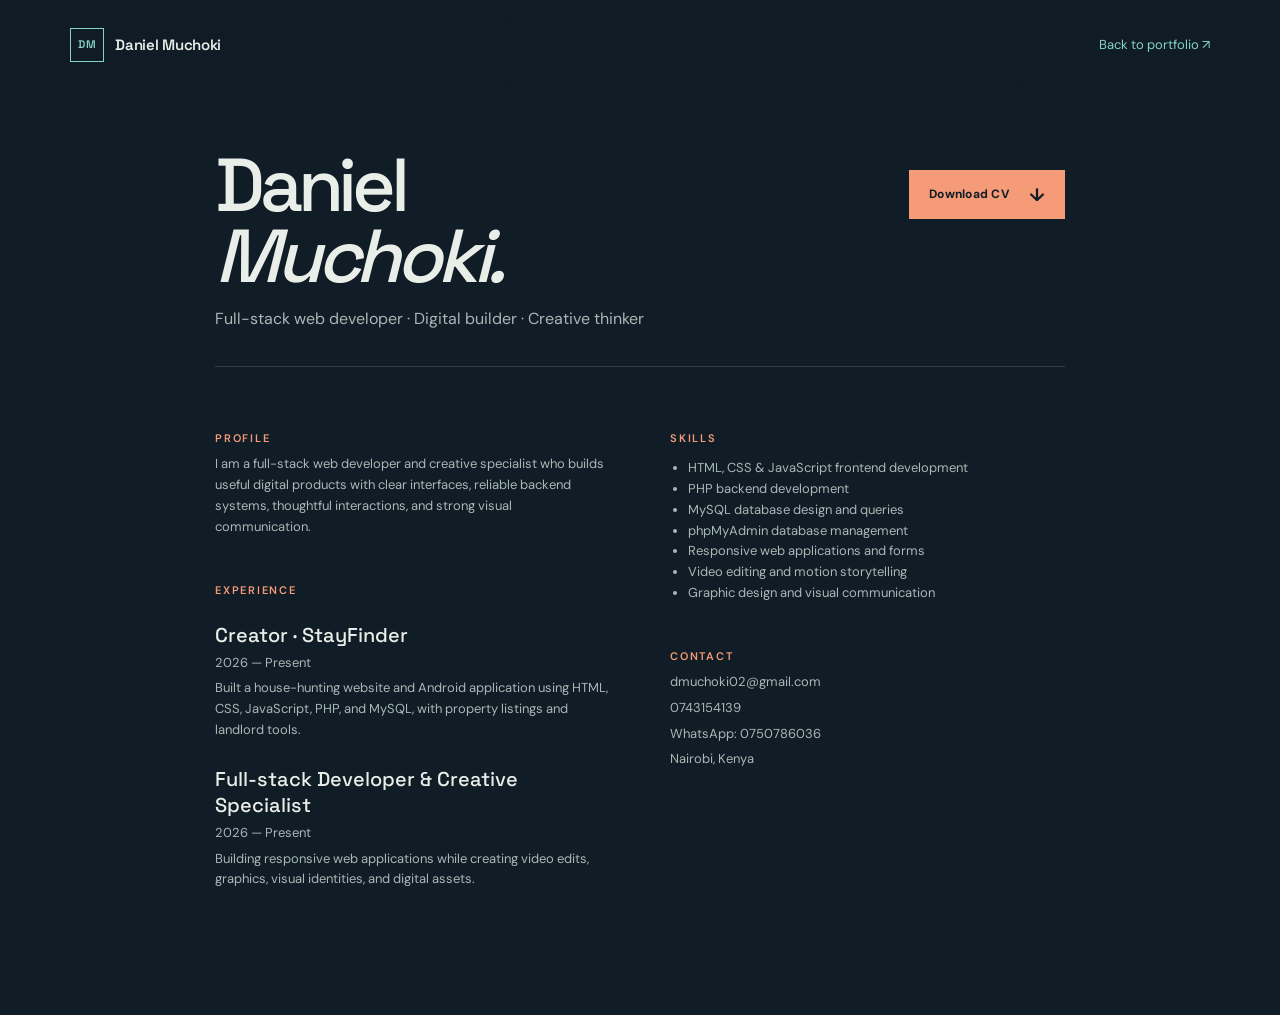
<file: cv.html>
<!DOCTYPE html>
<html lang="en">
<head>
  <meta charset="UTF-8">
  <meta name="viewport" content="width=device-width, initial-scale=1.0">
  <title>Daniel Muchoki | CV</title>
  <link rel="icon" type="image/svg+xml" href="favicon.svg">
  <link rel="preconnect" href="https://fonts.googleapis.com">
  <link rel="preconnect" href="https://fonts.gstatic.com" crossorigin>
  <link href="https://fonts.googleapis.com/css2?family=DM+Sans:wght@400;500;600;700&family=Space+Grotesk:wght@400;500;600;700&display=swap" rel="stylesheet">
  <link rel="stylesheet" href="styles.css">
  <style>
    .cv-page { max-width: 850px; padding: 150px 0 80px; }.cv-top { display: flex; justify-content: space-between; gap: 30px; align-items: flex-start; padding-bottom: 35px; border-bottom: 1px solid var(--line); }.cv-top h1 { margin: 0; font: 500 clamp(45px, 7vw, 75px)/.95 var(--display); letter-spacing: -.07em; }.cv-top p { color: var(--muted); margin: 13px 0 0; }.cv-back { color: var(--teal); font-size: 13px; }.cv-grid { display: grid; grid-template-columns: 1fr 1fr; gap: 60px; margin-top: 55px; }.cv-block { margin-bottom: 45px; }.cv-block h2 { color: var(--coral); font: 600 11px var(--body); letter-spacing: .16em; text-transform: uppercase; }.cv-block h3 { margin: 25px 0 4px; font: 500 20px var(--display); }.cv-block p { color: var(--muted); font-size: 13px; margin: 5px 0; }.cv-block ul { color: var(--muted); padding-left: 18px; font-size: 13px; }.cv-download { margin-top: 20px; } @media (max-width: 650px) { .cv-page { padding-top: 110px; }.cv-top { flex-direction: column; }.cv-grid { grid-template-columns: 1fr; gap: 0; } }
  </style>
</head>
<body>
  <header class="site-header"><a class="brand" href="index.html"><span class="brand-mark">DM</span><span>Daniel Muchoki</span></a><a class="cv-back" href="index.html">Back to portfolio ↗</a></header>
  <main class="section-shell cv-page">
    <div class="cv-top"><div><h1>Daniel<br><em>Muchoki.</em></h1><p>Full-stack web developer · Digital builder · Creative thinker</p></div><a class="button button-primary cv-download" href="Daniel-Muchoki-CV.pdf" download="Daniel-Muchoki-CV.pdf">Download CV <span>↓</span></a></div>
    <div class="cv-grid">
      <div><section class="cv-block"><h2>Profile</h2><p>I am a full-stack web developer and creative specialist who builds useful digital products with clear interfaces, reliable backend systems, thoughtful interactions, and strong visual communication.</p></section><section class="cv-block"><h2>Experience</h2><h3>Creator · StayFinder</h3><p>2026 — Present</p><p>Built a house-hunting website and Android application using HTML, CSS, JavaScript, PHP, and MySQL, with property listings and landlord tools.</p><h3>Full-stack Developer & Creative Specialist</h3><p>2026 — Present</p><p>Building responsive web applications while creating video edits, graphics, visual identities, and digital assets.</p></section></div>
      <div><section class="cv-block"><h2>Skills</h2><ul><li>HTML, CSS & JavaScript frontend development</li><li>PHP backend development</li><li>MySQL database design and queries</li><li>phpMyAdmin database management</li><li>Responsive web applications and forms</li><li>Video editing and motion storytelling</li><li>Graphic design and visual communication</li></ul></section><section class="cv-block"><h2>Contact</h2><p><a href="mailto:dmuchoki02@gmail.com">dmuchoki02@gmail.com</a></p><p><a href="tel:+254743154139">0743154139</a></p><p><a href="https://wa.me/254750786036" target="_blank" rel="noreferrer">WhatsApp: 0750786036</a></p><p>Nairobi, Kenya</p></section></div>
    </div>
  </main>
</body>
</html>
</file>
<file: styles.css>
:root {
  --ink: #101c26;
  --ink-soft: #172a35;
  --paper: #e9eee9;
  --muted: #a8b8b5;
  --line: rgba(216, 232, 226, .16);
  --teal: #87d4c4;
  --coral: #f69b78;
  --coral-bright: #ffb091;
  --yellow: #e9d38d;
  --display: 'Space Grotesk', sans-serif;
  --body: 'DM Sans', sans-serif;
}

.hero-meta { gap: 0; }
.hero-meta-item { display: inline-flex; align-items: center; gap: 9px; padding: 9px 12px; color: var(--paper); background: rgba(23, 42, 53, .58); border: 1px solid rgba(135, 212, 196, .22); font-size: 11px; letter-spacing: .01em; }
.hero-meta-item i { color: var(--coral-bright); font-size: 11px; }
.hero-meta .meta-line { width: 22px; height: 1px; background: var(--coral); opacity: .7; }
@media (max-width: 470px) {
  .hero-meta { display: grid; grid-template-columns: 1fr; width: min(100%, 270px); gap: 8px; margin-left: auto; margin-right: auto; text-align: left; }
  .hero-meta .meta-line { display: none; }
  .hero-meta-item { width: 100%; }
}

* { box-sizing: border-box; }
html { scroll-behavior: smooth; }
body { margin: 0; background: var(--ink); color: var(--paper); font-family: var(--body); font-size: 16px; line-height: 1.6; overflow-x: hidden; }
a { color: inherit; text-decoration: none; }
.page-glow { position: fixed; width: 42vw; height: 42vw; border-radius: 50%; filter: blur(110px); opacity: .08; pointer-events: none; z-index: -1; }
.page-glow-one { top: -20vw; right: -12vw; background: var(--teal); }.page-glow-two { bottom: -25vw; left: -15vw; background: var(--coral); }
.site-header { position: fixed; top: 0; left: 0; right: 0; z-index: 10; display: flex; align-items: center; justify-content: space-between; max-width: 1440px; margin: auto; padding: 28px 5.5vw; background: linear-gradient(var(--ink), rgba(16, 28, 38, .86), transparent); }
.brand { display: flex; align-items: center; gap: 11px; font-family: var(--display); font-weight: 600; font-size: 15px; letter-spacing: -.02em; }.brand-mark { display: grid; place-items: center; width: 34px; height: 34px; border: 1px solid var(--teal); color: var(--teal); font-size: 11px; letter-spacing: .05em; }
.site-nav { display: flex; align-items: center; gap: 32px; font-size: 13px; color: var(--muted); }.nav-link { position: relative; transition: color .25s ease; }.nav-link:hover, .nav-link.active { color: var(--paper); }.nav-link.active::after { content: ''; position: absolute; left: 0; right: 0; bottom: -9px; height: 2px; background: var(--coral); }.nav-cv { padding: 9px 15px; color: var(--teal); border: 1px solid rgba(135, 212, 196, .5); transition: .25s ease; }.nav-cv:hover { color: var(--ink); background: var(--teal); }.nav-cv span { margin-left: 6px; }.menu-toggle { display: none; background: none; border: 0; padding: 8px; }.menu-toggle span { display: block; width: 22px; height: 2px; margin: 4px; background: var(--paper); }
.section-shell { width: min(1280px, 89vw); margin: auto; }.section-marker { position: absolute; top: 42px; left: 0; margin: 0; padding: 7px 12px 7px 11px; border-left: 3px solid var(--coral); background: rgba(246, 155, 120, .08); color: var(--paper); font: 700 10px var(--body); letter-spacing: .2em; box-shadow: inset 0 0 0 1px rgba(246, 155, 120, .08); transition: color .25s ease, background .25s ease, border-color .25s ease, box-shadow .25s ease; }.hero .section-marker { top: 122px; }.section-marker span { display: inline-block; min-width: 2ch; color: var(--coral-bright); font: 700 13px/1 var(--display); letter-spacing: .04em; margin-right: 8px; }.active-section .section-marker { background: rgba(246, 155, 120, .17); border-color: var(--coral-bright); box-shadow: inset 0 0 0 1px rgba(255, 176, 145, .18), 0 8px 24px rgba(246, 155, 120, .08); }.hero { min-height: 100vh; position: relative; display: grid; grid-template-columns: 1.1fr .9fr; align-items: center; gap: 7vw; padding-top: 100px; }.eyebrow { margin: 0 0 19px; color: var(--teal); text-transform: uppercase; letter-spacing: .17em; font-size: 10px; font-weight: 700; }.eyebrow-dot { display: inline-block; width: 7px; height: 7px; background: var(--coral); border-radius: 50%; margin: 0 8px 1px 0; }.hero h1 { max-width: 700px; margin: 0; color: var(--paper); font-family: var(--display); font-size: clamp(48px, 6.3vw, 92px); line-height: .98; letter-spacing: -.065em; font-weight: 500; }.hero h1 em, h2 em { color: var(--coral); font-style: normal; }.hero-description { max-width: 480px; margin: 31px 0 30px; color: var(--muted); font-size: 16px; line-height: 1.75; }.hero-actions { display: flex; align-items: center; gap: 27px; }.button { display: inline-flex; align-items: center; gap: 20px; padding: 15px 20px; font-weight: 700; font-size: 12px; letter-spacing: .02em; transition: transform .25s, background .25s; }.button:hover { transform: translateY(-3px); }.button-primary { background: var(--coral); color: var(--ink); }.button-primary:hover { background: var(--coral-bright); }.button span { font-size: 18px; line-height: 0; }.text-link, .arrow-link { color: var(--paper); border-bottom: 1px solid var(--coral); padding-bottom: 5px; font-size: 13px; }.text-link span, .arrow-link span { color: var(--coral); margin-left: 6px; }.hero-meta { display: flex; align-items: center; gap: 14px; color: #829996; font-size: 11px; margin-top: 65px; }.meta-line { width: 33px; height: 1px; background: var(--line); }
.hero, .about, .projects, .contact { position: relative; isolation: isolate; }
.hero::before, .about::before, .projects::before, .contact::before { content: ''; position: absolute; inset: 0; z-index: -1; pointer-events: none; opacity: .72; }
.hero::before { background: radial-gradient(circle at 76% 42%, rgba(135, 212, 196, .12), transparent 35%), linear-gradient(115deg, rgba(16, 28, 38, .98), rgba(26, 45, 53, .66) 54%, rgba(16, 28, 38, .98)); }
.about::before { background: linear-gradient(125deg, rgba(135, 212, 196, .08), transparent 42%), radial-gradient(circle at 92% 22%, rgba(246, 155, 120, .08), transparent 32%); }
.projects::before { background: linear-gradient(135deg, rgba(246, 155, 120, .07), transparent 38%), radial-gradient(circle at 18% 80%, rgba(135, 212, 196, .08), transparent 35%); }
.contact::before { background: radial-gradient(circle at 68% 38%, rgba(246, 155, 120, .13), transparent 34%), linear-gradient(115deg, rgba(16, 28, 38, .98), rgba(42, 43, 51, .75)); }
.about .section-heading h2 span { color: var(--coral); }
.projects .section-heading h2 span { color: var(--coral); }
.hero-visual { position: relative; width: min(100%, 470px); justify-self: end; }.visual-frame { position: relative; aspect-ratio: .82; overflow: hidden; background: var(--ink-soft); }.visual-frame::after { content: ''; position: absolute; inset: 0; background: linear-gradient(140deg, rgba(16, 28, 38, .1), rgba(16, 28, 38, .55)); }.visual-frame img { width: 100%; height: 100%; object-fit: cover; filter: saturate(.7); }.visual-caption { position: absolute; bottom: 23px; left: 25px; right: 25px; z-index: 1; display: flex; justify-content: space-between; color: var(--paper); font-size: 10px; letter-spacing: .1em; text-transform: uppercase; }.visual-caption span:first-child { color: var(--coral); }.floating-note { position: absolute; bottom: 14%; left: -18%; display: flex; align-items: center; gap: 12px; padding: 14px 17px; background: var(--yellow); color: var(--ink); font-size: 12px; line-height: 1.35; box-shadow: 0 14px 30px rgba(0,0,0,.14); }.note-icon { font-size: 22px; }.floating-note strong { font-family: var(--display); font-size: 14px; }.visual-stamp { position: absolute; top: -25px; right: -25px; display: grid; place-items: center; width: 77px; height: 77px; border-radius: 50%; border: 1px solid var(--teal); color: var(--teal); text-align: center; font-family: var(--display); font-size: 19px; line-height: 1; transform: rotate(13deg); }.visual-stamp small { font-family: var(--body); font-size: 7px; letter-spacing: .08em; margin-top: 4px; }.scroll-cue { position: absolute; bottom: 40px; left: 0; display: flex; align-items: center; gap: 12px; color: #829996; text-transform: uppercase; letter-spacing: .14em; font-size: 9px; }.scroll-line { display: inline-block; width: 31px; height: 1px; background: var(--coral); }
.section-block { padding: 145px 0 125px; border-top: 1px solid var(--line); }.section-block::after { content: ''; position: absolute; top: -1px; left: 0; width: 82px; height: 2px; background: var(--coral-bright); opacity: .75; }.section-heading { display: flex; gap: 22px; align-items: flex-start; }.section-number { color: var(--coral); font-family: var(--display); font-size: 12px; font-weight: 600; letter-spacing: .1em; }.section-heading .eyebrow { margin: 0 0 18px; }.section-heading h2 { margin: 0; color: var(--paper); font-family: var(--display); font-weight: 600; font-size: clamp(37px, 4.3vw, 62px); line-height: 1.02; letter-spacing: -.06em; text-shadow: 0 2px 18px rgba(0, 0, 0, .14); }.section-heading h2 span { color: var(--coral-bright); }.about-grid { display: grid; grid-template-columns: 1fr 1fr; gap: 12vw; margin: 73px 0 0 10%; }.lead { margin: 0 0 36px; max-width: 450px; color: var(--muted); font-size: 19px; line-height: 1.65; }.skills-panel { border-top: 1px solid var(--line); }.panel-label, .project-type { color: var(--teal); text-transform: uppercase; letter-spacing: .14em; font-size: 10px; font-weight: 700; }.panel-label { margin: 15px 0 8px; }.skill-row { display: grid; grid-template-columns: 35px 1fr auto; gap: 16px; align-items: center; padding: 18px 0; border-bottom: 1px solid var(--line); }.skill-row span { color: var(--coral); font-size: 10px; }.skill-row strong { font-family: var(--display); font-size: 15px; font-weight: 500; }.skill-row small { color: #829996; font-size: 11px; }
.heading-inline { justify-content: space-between; }.heading-note { max-width: 195px; margin: 70px 9% 0 0; color: var(--muted); font-size: 13px; line-height: 1.6; }.project-grid { display: grid; grid-template-columns: 1.25fr 1fr 1fr; gap: 22px; margin-top: 70px; }.project-card { min-width: 0; }.project-image { position: relative; aspect-ratio: .95; overflow: hidden; background: var(--ink-soft); }.project-feature .project-image { aspect-ratio: 1.05; }.project-image img { width: 100%; height: 100%; object-fit: cover; filter: saturate(.72); transition: transform .6s ease, filter .6s ease; }.project-card:hover img { transform: scale(1.05); filter: saturate(1); }.project-index { position: absolute; top: 17px; right: 17px; padding: 5px 8px; color: var(--paper); background: rgba(16, 28, 38, .75); font-size: 10px; z-index: 1; }.project-info { display: flex; justify-content: space-between; gap: 12px; padding-top: 18px; }.project-type { margin: 0 0 7px; color: var(--coral); font-size: 9px; }.project-info h3 { margin: 0; font-family: var(--display); font-weight: 500; font-size: 25px; }.project-info p:not(.project-type) { max-width: 260px; margin: 6px 0 0; color: var(--muted); font-size: 12px; line-height: 1.55; }.project-link { display: grid; place-items: center; width: 34px; height: 34px; border: 1px solid var(--line); color: var(--teal); font-size: 18px; transition: .25s; }.project-link:hover { background: var(--teal); color: var(--ink); }
.contact { min-height: 80vh; display: flex; flex-direction: column; justify-content: space-between; padding-bottom: 34px; }.contact-inner { padding: 50px 0 80px 10%; }.contact-inner .section-number { display: block; margin-bottom: 55px; }.contact-inner h2 { margin: 0; font-family: var(--display); font-size: clamp(46px, 6vw, 84px); line-height: .98; letter-spacing: -.07em; font-weight: 500; }.contact-copy { max-width: 350px; margin: 30px 0 31px; color: var(--muted); font-size: 14px; }.contact-footer { display: flex; align-items: center; justify-content: space-between; padding-top: 21px; border-top: 1px solid var(--line); color: #829996; font-size: 11px; }.contact-footer > a { color: var(--paper); }.social-links { display: flex; gap: 24px; }.social-links a:hover, .contact-footer > a:hover { color: var(--teal); }.reveal { opacity: 0; transform: translateY(22px); transition: opacity .7s ease, transform .7s ease; }.reveal.visible { opacity: 1; transform: translateY(0); }.reveal-delay { transition-delay: .13s; }.reveal-delay-two { transition-delay: .24s; }
@media (max-width: 800px) { .site-header { padding: 21px 5.5vw; }.menu-toggle { display: block; }.site-nav { position: absolute; top: 72px; left: 5.5vw; right: 5.5vw; display: none; flex-direction: column; align-items: stretch; gap: 0; padding: 12px; background: var(--ink-soft); border: 1px solid var(--line); }.site-nav.open { display: flex; }.nav-link, .nav-cv { padding: 12px; }.nav-link.active::after { display: none; }.section-marker { top: 30px; left: 5.5vw; }.hero .section-marker { top: 91px; }.hero { grid-template-columns: 1fr; gap: 60px; padding: 140px 0 100px; }.hero-visual { width: 78%; justify-self: end; }.scroll-cue { display: none; }.section-block { padding: 100px 0 90px; }.about-grid { grid-template-columns: 1fr; gap: 55px; margin: 55px 0 0; }.heading-inline { display: block; }.heading-note { margin: 30px 0 0 34px; }.project-grid { grid-template-columns: 1fr; margin-top: 45px; }.project-image, .project-feature .project-image { aspect-ratio: 1.2; }.contact-inner { padding-left: 0; }.contact-footer { flex-wrap: wrap; gap: 20px; }.contact-footer > span { width: 100%; order: 3; } }
@media (max-width: 470px) { .hero h1 { font-size: 49px; }.hero-visual { width: 88%; }.floating-note { left: -10%; }.visual-stamp { right: -12px; }.hero-actions { align-items: flex-start; flex-direction: column; gap: 20px; }.hero-meta { margin-top: 45px; flex-wrap: wrap; }.skill-row { grid-template-columns: 25px 1fr; }.skill-row small { grid-column: 2; margin-top: -13px; }.contact-inner h2 { font-size: 48px; } }
.contact-details { display: flex; flex-wrap: wrap; gap: 18px 28px; margin-top: 31px; font-size: 12px; }.contact-details a { color: var(--muted); border-bottom: 1px solid var(--line); padding-bottom: 4px; }.contact-details a:hover { color: var(--teal); border-color: var(--teal); }
.section-icon { display: inline-grid; place-items: center; width: 26px; height: 26px; flex: 0 0 26px; color: var(--coral-bright); background: rgba(246, 155, 120, .08); border: 1px solid rgba(255, 176, 145, .7); font-size: 14px; line-height: 1; }
.skill-icon { display: grid; place-items: center; width: 25px; height: 25px; color: var(--teal) !important; border: 1px solid rgba(135, 212, 196, .45); font-family: var(--display); font-size: 10px !important; line-height: 1; }
.project-badge { position: absolute; top: 17px; right: 17px; z-index: 1; padding: 5px 8px; color: var(--paper); background: rgba(16, 28, 38, .78); font-size: 9px; letter-spacing: .1em; }
.visual-caption span:first-child { color: var(--teal); }
.contact-icons { display: flex; flex-wrap: wrap; gap: 12px; margin-top: 31px; }
.contact-icon { display: inline-grid; place-items: center; width: 50px; height: 50px; border: 1px solid rgba(135, 212, 196, .45); color: var(--teal); font-size: 21px; line-height: 1; transition: color .25s ease, background .25s ease, border-color .25s ease, transform .25s ease; }
.contact-icon:hover, .contact-icon:focus-visible { color: var(--ink); background: var(--teal); border-color: var(--teal); transform: translateY(-3px); }
.contact-footer .social-links { align-items: center; }
.contact-footer .social-links .contact-icon { width: 40px; height: 40px; font-size: 17px; }
@media (max-width: 470px) { .section-icon { width: 23px; height: 23px; flex-basis: 23px; font-size: 12px; }.skill-icon { width: 23px; height: 23px; }.contact-icon { width: 46px; height: 46px; font-size: 19px; }.contact-footer .social-links .contact-icon { width: 38px; height: 38px; font-size: 16px; } }
.visual-frame img { object-position: center; filter: saturate(.82) brightness(.72) contrast(1.08); }
.visual-frame::after { background: linear-gradient(140deg, rgba(16, 28, 38, .16), rgba(16, 28, 38, .62)); }
.about-grid { grid-template-columns: .78fr 1.22fr; gap: 9vw; }
.about .lead { margin-bottom: 20px; max-width: 410px; color: var(--paper); font-size: 23px; line-height: 1.45; }
.about-detail { max-width: 390px; margin: 0 0 36px; color: var(--muted); font-size: 14px; line-height: 1.75; }
.capability-grid { display: grid; grid-template-columns: repeat(2, minmax(0, 1fr)); gap: 14px; }
.capability-card { min-height: 145px; display: flex; flex-direction: column; justify-content: space-between; padding: 20px; background: rgba(23, 42, 53, .48); border: 1px solid var(--line); transition: border-color .25s ease, background .25s ease, transform .25s ease; }
.capability-card:hover { background: rgba(23, 42, 53, .78); border-color: rgba(135, 212, 196, .48); transform: translateY(-4px); }
.capability-icon { display: grid; place-items: center; width: 32px; height: 32px; color: var(--teal); border: 1px solid rgba(135, 212, 196, .45); font-family: var(--display); font-size: 12px; }
.capability-card h3 { margin: 24px 0 4px; color: var(--paper); font: 500 16px var(--display); }
.capability-card p { margin: 0; color: var(--muted); font-size: 11px; line-height: 1.45; }
@media (max-width: 800px) { .capability-grid { width: 100%; } }
@media (max-width: 470px) { .capability-grid { grid-template-columns: 1fr; gap: 10px; }.capability-card { min-height: 125px; } }
@media (max-width: 800px) { .about-grid { grid-template-columns: 1fr; gap: 45px; margin: 55px 0 0; }.about .lead { font-size: 20px; }.about-detail { font-size: 13px; } }
@media (max-width: 470px) { .capability-grid { grid-template-columns: repeat(2, minmax(0, 1fr)); gap: 9px; }.capability-card { min-height: 132px; padding: 14px; }.capability-icon { width: 27px; height: 27px; font-size: 10px; }.capability-card h3 { margin: 14px 0 4px; font-size: 13px; line-height: 1.15; }.capability-card p { font-size: 9px; line-height: 1.3; } }
.hero { display: block; padding-top: 28vh; min-height: 100vh; background: var(--ink); overflow: hidden; }
.hero-background { position: absolute; inset: 0; z-index: -2; background: var(--ink); overflow: hidden; }
.hero-background-image { position: absolute; inset: 0; width: 100%; height: 100%; object-fit: cover; opacity: 0; filter: saturate(.72) brightness(.48); transform: scale(1.04); transition: opacity 1.4s ease, transform 8s ease; }
.hero-background-image.active { opacity: 1; transform: scale(1.1); }
.hero::after { content: ''; position: absolute; inset: 0; z-index: -1; background: transparent; }
.hero::before { z-index: -1; opacity: .94; background: linear-gradient(90deg, rgba(16, 28, 38, .98) 0%, rgba(16, 28, 38, .82) 38%, rgba(16, 28, 38, .3) 100%), linear-gradient(180deg, rgba(16, 28, 38, .45), rgba(16, 28, 38, .92)); }
.hero-copy { max-width: 760px; }
.hero-visual { display: none; }
.hero-snapshot { position: absolute; right: 0; bottom: 19%; width: min(350px, 31vw); padding: 24px; background: rgba(16, 28, 38, .78); border: 1px solid rgba(135, 212, 196, .3); box-shadow: 0 24px 60px rgba(0, 0, 0, .24); backdrop-filter: blur(12px); }
.snapshot-top { display: flex; align-items: center; gap: 8px; color: var(--muted); text-transform: uppercase; letter-spacing: .13em; font-size: 9px; }.status-dot { width: 7px; height: 7px; border-radius: 50%; background: var(--teal); box-shadow: 0 0 0 5px rgba(135, 212, 196, .1); }.snapshot-mark { margin-left: auto; color: var(--coral); font-size: 16px; }.snapshot-label { margin: 39px 0 5px; color: var(--teal); text-transform: uppercase; letter-spacing: .14em; font-size: 9px; font-weight: 700; }.hero-snapshot h2 { margin: 0; font: 500 34px/1 var(--display); letter-spacing: -.05em; }.snapshot-copy { margin: 14px 0 21px; color: var(--muted); font-size: 12px; line-height: 1.6; }.snapshot-stack { display: flex; flex-wrap: wrap; gap: 7px; }.snapshot-stack span { padding: 5px 8px; color: var(--paper); border: 1px solid var(--line); font-size: 9px; }.snapshot-link { display: inline-flex; align-items: center; gap: 10px; margin-top: 23px; color: var(--coral); font-size: 11px; border-bottom: 1px solid rgba(246, 155, 120, .5); padding-bottom: 4px; }.snapshot-link span { font-size: 16px; }
@media (prefers-reduced-motion: reduce) { .hero-background-image { transition: none; transform: none; } }
@media (max-width: 800px) { .hero { padding-top: 180px; }.hero-snapshot { position: relative; right: auto; bottom: auto; width: min(100%, 390px); margin: 85px 0 0 auto; } }
@media (max-width: 800px) {
  .hero { text-align: center; }
  .hero-copy { margin: 0 auto; }
  .hero-actions { justify-content: center; }
  .hero-meta { justify-content: center; }
  .hero-snapshot { margin: 70px auto 0; text-align: left; }
  .section-heading { justify-content: center; text-align: center; }
  .section-heading > div { width: 100%; }
  .section-heading h2 { font-size: clamp(37px, 4.3vw, 62px); color: var(--paper); }
  .section-heading h2 span { color: var(--coral-bright); }
  .section-heading .eyebrow { font-size: 13px; }
  .about-intro { text-align: center; }
  .about-intro .lead, .about-detail { margin-left: auto; margin-right: auto; }
  .capability-grid { margin: 0 auto; }
  .heading-note { max-width: 330px; margin: 30px auto 0; text-align: center; }
  .contact-inner { padding: 50px 0 80px; text-align: center; }
  .contact-inner .section-icon { margin: 0 auto 28px; }
  .contact-copy { margin-left: auto; margin-right: auto; }
  .contact-inner .button { margin-left: auto; margin-right: auto; }
  .contact-icons { justify-content: center; }
  .contact-footer { flex-direction: column; justify-content: center; text-align: center; }
  .contact-footer .social-links { justify-content: center; }
}

.scroll-cue { display: inline-flex; align-items: center; gap: 10px; padding: 9px 13px 9px 9px; color: var(--paper); background: rgba(16, 28, 38, .55); border: 1px solid rgba(135, 212, 196, .35); text-transform: uppercase; letter-spacing: .14em; font-size: 9px; backdrop-filter: blur(8px); transition: color .25s ease, border-color .25s ease, background .25s ease, transform .25s ease; }
.scroll-cue-icon { display: grid; place-items: center; width: 25px; height: 25px; color: var(--ink); background: var(--teal); font-size: 10px; transition: transform .25s ease, background .25s ease; }
.scroll-cue-text { white-space: nowrap; }
.scroll-cue:hover, .scroll-cue:focus-visible { color: var(--paper); background: rgba(16, 28, 38, .82); border-color: var(--teal); transform: translateY(-3px); }
.scroll-cue:hover .scroll-cue-icon, .scroll-cue:focus-visible .scroll-cue-icon { background: var(--coral-bright); transform: translateY(3px); }
.scroll-cue-wrap { width: min(1280px, 89vw); margin: -1px auto 0; padding: 0 0 26px; }
.scroll-cue { position: relative; bottom: auto; left: auto; }
@media (max-width: 800px) { .scroll-cue-wrap { padding-bottom: 20px; } .scroll-cue { display: inline-flex; } }
</file>
